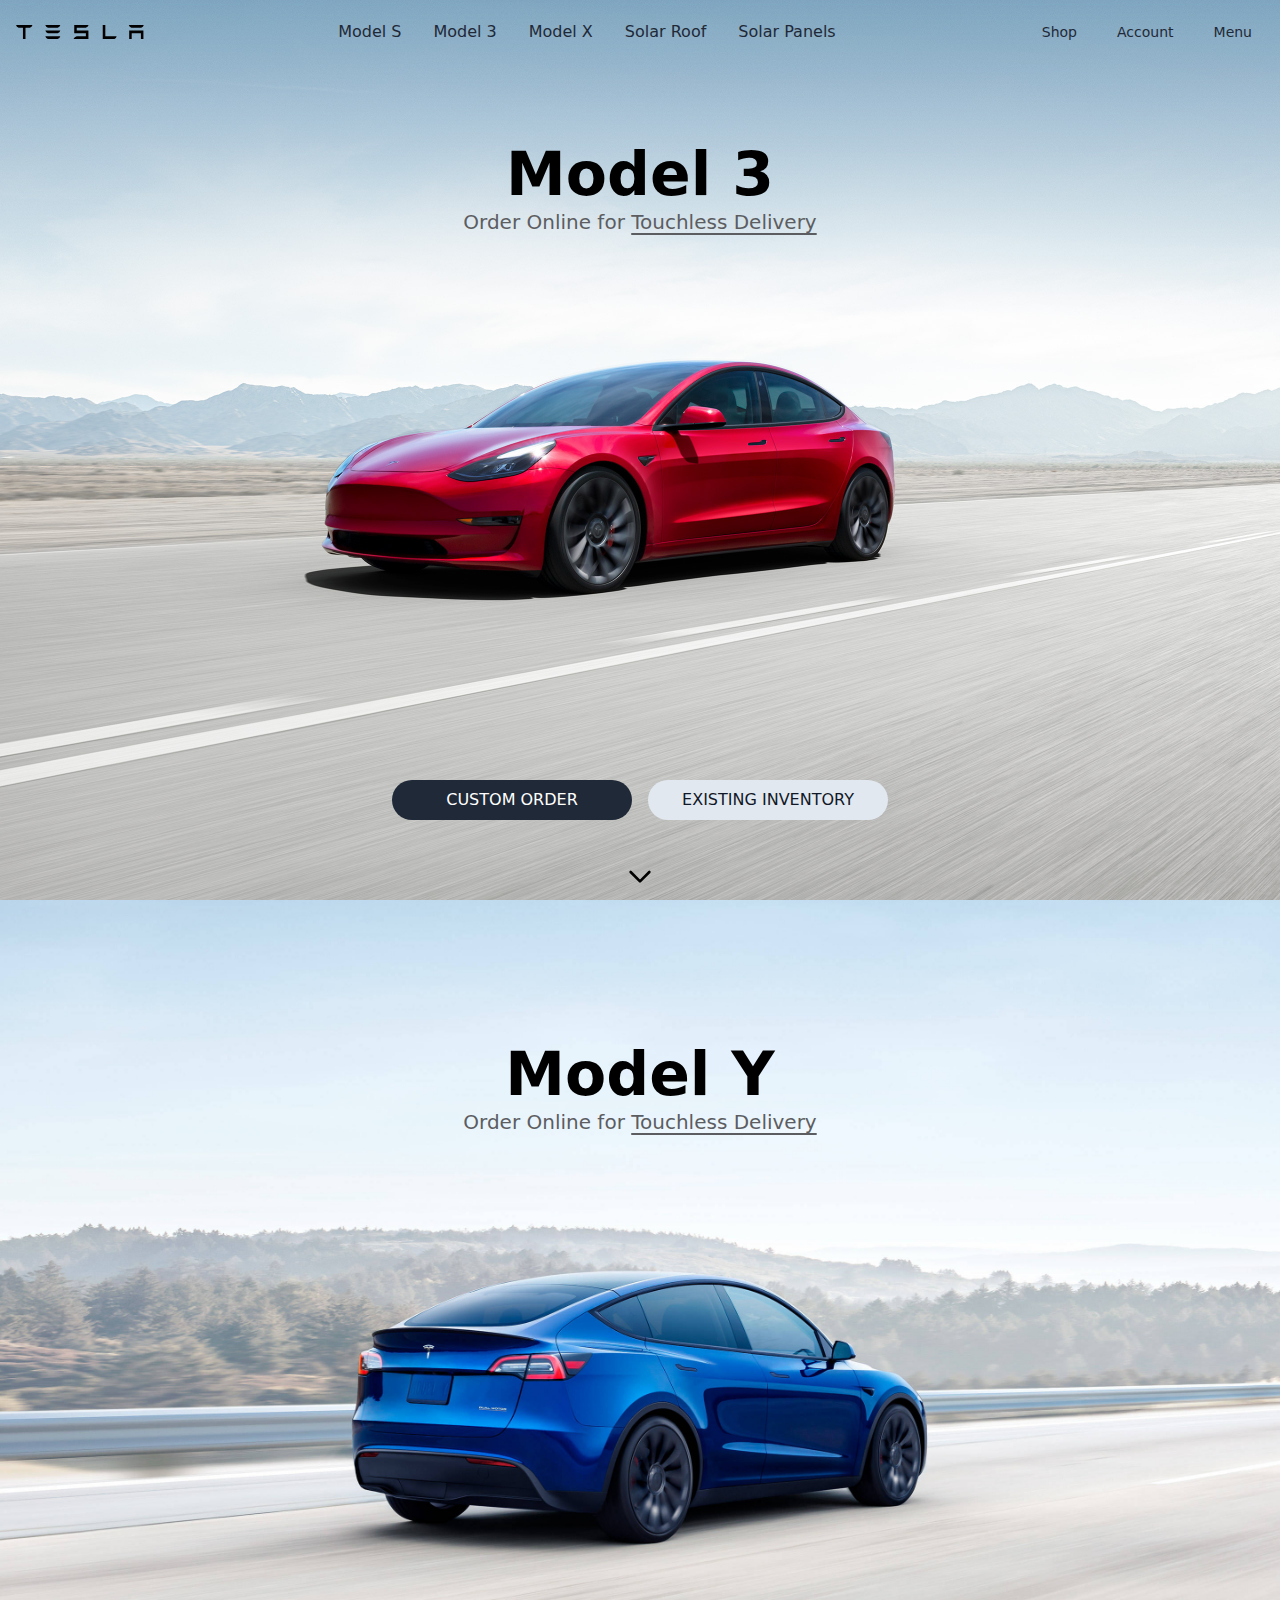
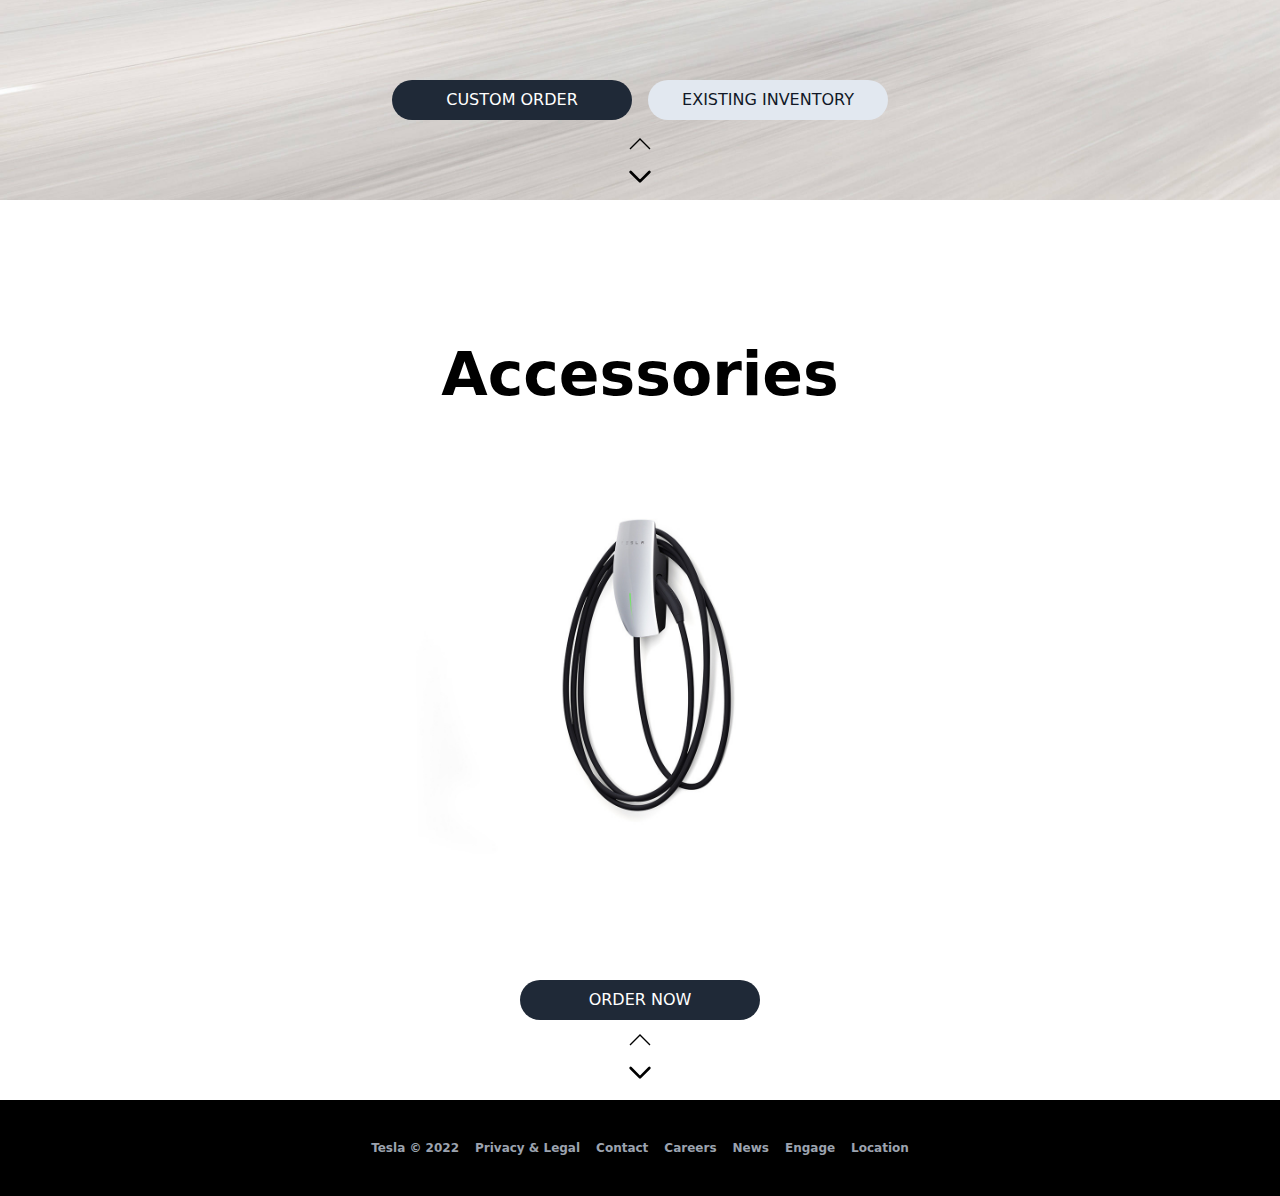
<file: index.html>
<!DOCTYPE html>
<html lang="en">
  <head>
    <meta charset="UTF-8" />
    <meta name="viewport" content="width=device-width, initial-scale=1.0" />
    <link rel="stylesheet" href="css/style.css" />
    <title>Tesla UI Clone</title>
  </head>
  <body>
    <!-- Container M3 Page V1 -->
    <div
      id="model3"
      class="relative bg-[url('../images/M3-Homepage-D.jpeg')] h-screen bg-center bg-cover"
    >
      <!-- Header -->
      <header class="flex p-4 items-center justify-between text-gray-800">
        <a href="#">
          <img src="images/logo.svg" alt="Logo" class="w-32" />
        </a>
        <nav id="menu-products">
          <ul class="hidden md:flex md:justify-between md:space-x-2">
            <li class="px-3 py-1 hover:bg-slate-300 hover:rounded-full">
              <a href="#">Model S</a>
            </li>
            <li class="px-3 py-1 hover:bg-slate-300 hover:rounded-full">
              <a href="#">Model 3</a>
            </li>
            <li class="px-3 py-1 hover:bg-slate-300 hover:rounded-full">
              <a href="#">Model X</a>
            </li>
            <li class="px-3 py-1 hover:bg-slate-300 hover:rounded-full">
              <a href="#">Solar Roof</a>
            </li>
            <li class="px-3 py-1 hover:bg-slate-300 hover:rounded-full">
              <a href="#">Solar Panels</a>
            </li>
          </ul>
        </nav>
        <nav id="service-menu">
          <ul class="flex space-x-4 text-sm">
            <li class="hover:rounded-full hover:bg-slate-300 py-1 px-3">
              <a href="#">Shop</a>
            </li>
            <li class="hover:rounded-full hover:bg-slate-300 py-1 px-3">
              <a href="#">Account</a>
            </li>
            <li class="hover:rounded-full hover:bg-slate-300 py-1 px-3">
              <a href="#">Menu</a>
            </li>
          </ul>
        </nav>
      </header>

      <div class="flex flex-col absolute top-36 left-[50%] translate-x-[-50%]">
        <h1 class="text-[40px] m-auto text-4xl md:text-6xl font-bold">
          Model 3
        </h1>
        <p class="whitespace-nowrap pt-1 md:text-xl text-[#5c5d61]">
          Order Online for

          <a href="#" class="underline underline-offset-4 hover:decoration-2"
            >Touchless Delivery
          </a>
        </p>
      </div>

      <div
        class="md:space-x-4 absolute bottom-[80px] left-[50%] translate-x-[-50%] flex flex-col items-center md:flex-row"
      >
        <button
          class="uppercase bg-gray-800 w-96 text-white rounded-full h-10 md:w-60"
        >
          Custom order
        </button>
        <button
          class="mt-2 uppercase bg-slate-200 w-96 text-gray-900 rounded-full h-10 md:w-60 md:mt-0"
        >
          Existing Inventory
        </button>
      </div>

      <div class="absolute left-[50%] translate-x-[-50%] bottom-2">
        <a href="#modelY" title="Model Y">
          <svg
            xmlns="http://www.w3.org/2000/svg"
            class="h-8 w-8 animate-bounce"
            fill="none"
            viewBox="0 0 24 24"
            stroke="currentColor"
            stroke-width="2"
          >
            <path
              stroke-linecap="round"
              stroke-linejoin="round"
              d="M19 9l-7 7-7-7"
            />
          </svg>
        </a>
      </div>
    </div>

    <!-- Container M3 Page V2 -->
    <div
      id="modelY"
      class="relative bg-[url('../images/Desktop-ModelY.jpeg')] h-screen bg-center bg-cover"
    >
      <div class="flex flex-col absolute top-36 left-[50%] translate-x-[-50%]">
        <h1 class="text-[40px] m-auto text-4xl md:text-6xl font-bold">
          Model Y
        </h1>
        <p class="whitespace-nowrap pt-1 md:text-xl text-[#5c5d61]">
          Order Online for

          <a href="#" class="underline underline-offset-4 hover:decoration-2"
            >Touchless Delivery
          </a>
        </p>
      </div>

      <div
        class="md:space-x-4 absolute bottom-[80px] left-[50%] translate-x-[-50%] flex flex-col items-center md:flex-row"
      >
        <button
          class="uppercase bg-gray-800 w-96 text-white rounded-full h-10 md:w-60"
        >
          Custom order
        </button>
        <button
          class="mt-2 uppercase bg-slate-200 w-96 text-gray-900 rounded-full h-10 md:w-60 md:mt-0"
        >
          Existing Inventory
        </button>
      </div>

      <div class="absolute left-[50%] translate-x-[-50%] bottom-2">
        <a href="#model3" title="Model 3">
          <svg
            xmlns="http://www.w3.org/2000/svg"
            class="h-8 w-8"
            fill="none"
            viewBox="0 0 24 24"
            strokeWidth="{1.5}"
            stroke="currentColor"
          >
            <path
              strokeLinecap="round"
              strokeLinejoin="round"
              d="M4.5 15.75l7.5-7.5 7.5 7.5"
            />
          </svg>
        </a>
        <a href="#acs" title="Accessories">
          <svg
            xmlns="http://www.w3.org/2000/svg"
            class="h-8 w-8"
            fill="none"
            viewBox="0 0 24 24"
            stroke="currentColor"
            stroke-width="2"
          >
            <path
              stroke-linecap="round"
              stroke-linejoin="round"
              d="M19 9l-7 7-7-7"
            />
          </svg>
        </a>
      </div>
    </div>

    <!-- Container M3 Page V3 -->
    <div
      id="acs"
      class="relative bg-[url('../images/Desktop-Accessories.jpeg')] h-screen bg-center bg-cover"
    >
      <div class="flex flex-col absolute top-36 left-[50%] translate-x-[-50%]">
        <h1 class="text-[40px] m-auto text-4xl md:text-6xl font-bold">
          Accessories
        </h1>
      </div>

      <div
        class="md:space-x-4 absolute bottom-[80px] left-[50%] translate-x-[-50%] flex flex-col items-center md:flex-row"
      >
        <button
          class="uppercase bg-gray-800 w-96 text-white rounded-full h-10 md:w-60"
        >
          ORDER NOW
        </button>
      </div>
      <div class="absolute left-[50%] translate-x-[-50%] bottom-3" text-center>
        <a href="#modelY" title="Model Y">
          <svg
            xmlns="http://www.w3.org/2000/svg"
            class="h-8 w-8"
            fill="none"
            viewBox="0 0 24 24"
            strokeWidth="{1.5}"
            stroke="currentColor"
          >
            <path
              strokeLinecap="round"
              strokeLinejoin="round"
              d="M4.5 15.75l7.5-7.5 7.5 7.5"
            />
          </svg>
        </a>
        <a href="#footer" title="Model Y">
          <svg
            xmlns="http://www.w3.org/2000/svg"
            class="h-8 w-8"
            fill="none"
            viewBox="0 0 24 24"
            stroke="currentColor"
            stroke-width="2"
          >
            <path
              stroke-linecap="round"
              stroke-linejoin="round"
              d="M19 9l-7 7-7-7"
            />
          </svg>
        </a>
      </div>
    </div>

    <!-- Footer -->
    <footer id="footer" class="p-10 bg-black">
      <ul
        class="flex flex-col space-y-2 justify-center items-center md:flex-row md:space-y-0 md:space-x-4 text-xs text-gray-400 font-semibold"
      >
        <li><a href="#">Tesla &copy 2022</a></li>
        <li><a href="#">Privacy & Legal</a></li>
        <li><a href="#">Contact</a></li>
        <li><a href="#">Careers</a></li>
        <li><a href="#">News</a></li>
        <li class="hidden md:inline"><a href="#">Engage</a></li>
        <li class="hidden md:inline"><a href="#">Location</a></li>
      </ul>
    </footer>
  </body>
</html>
</file>
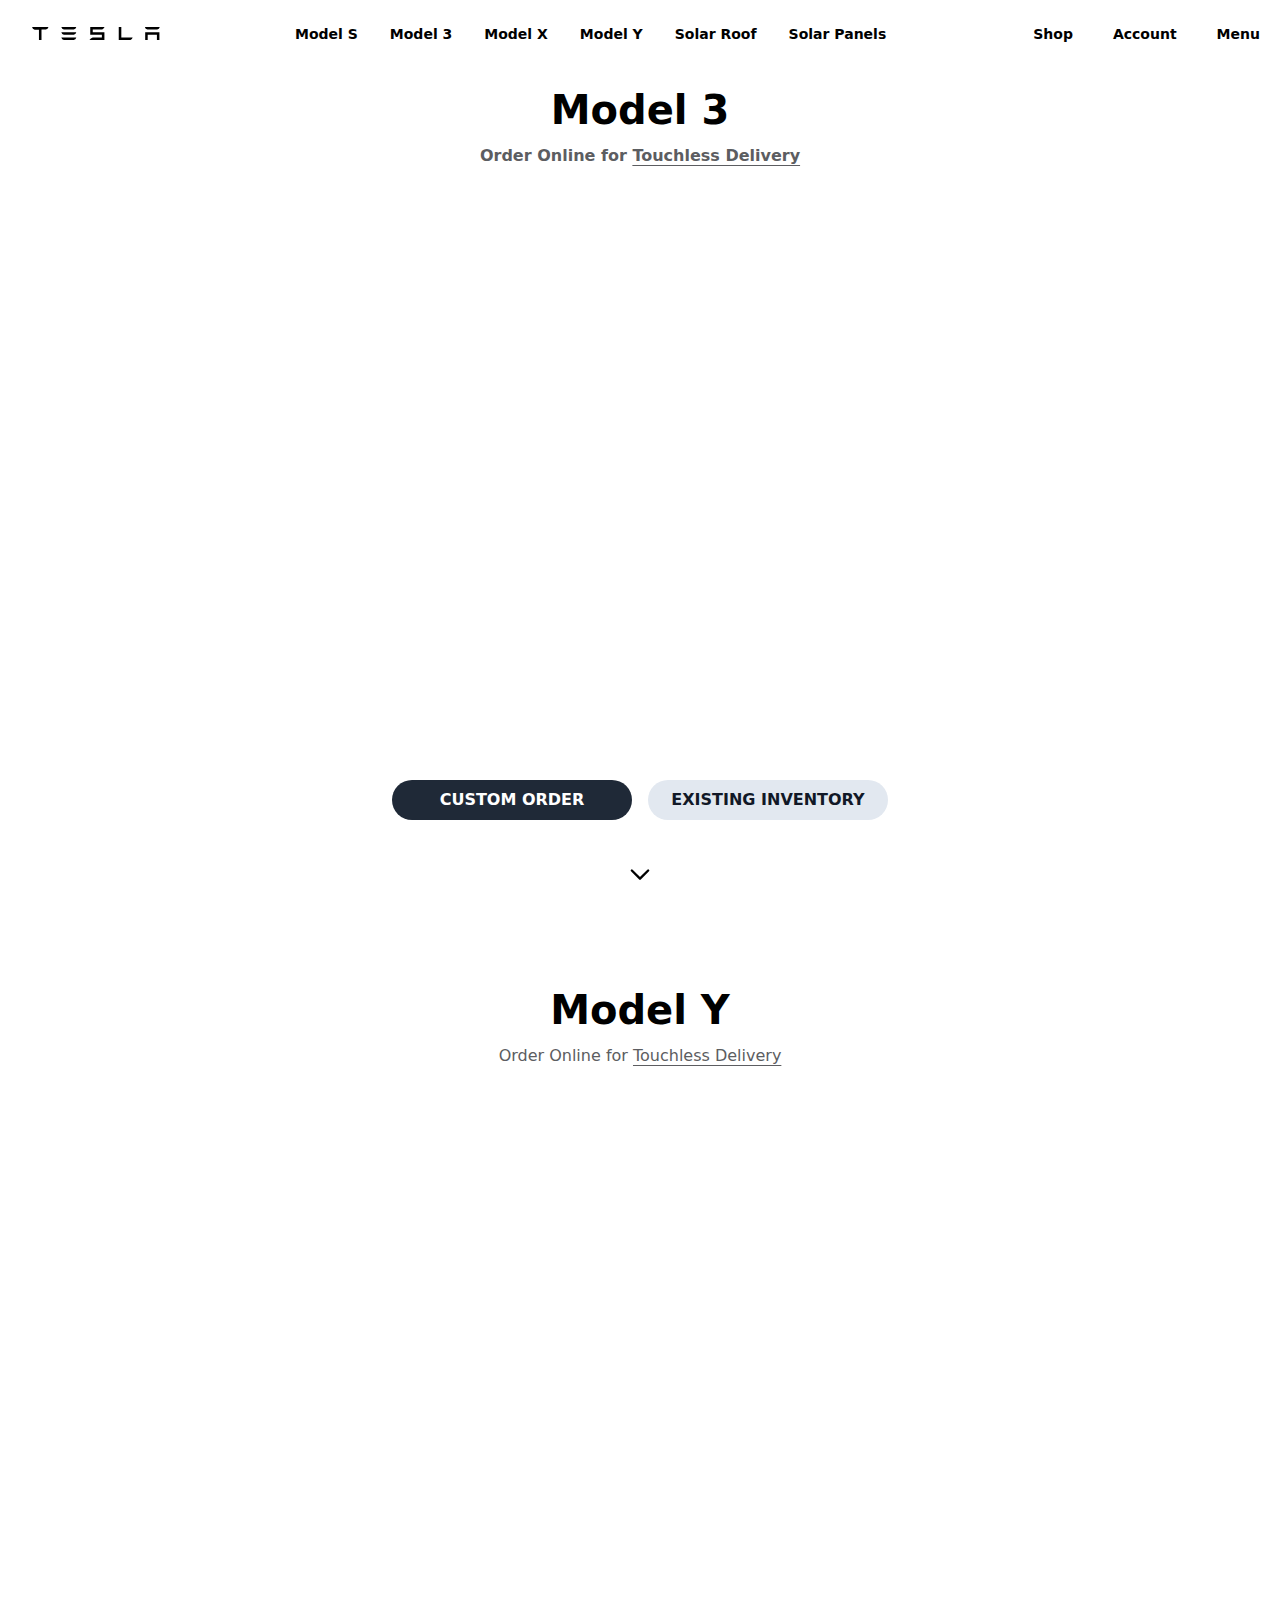
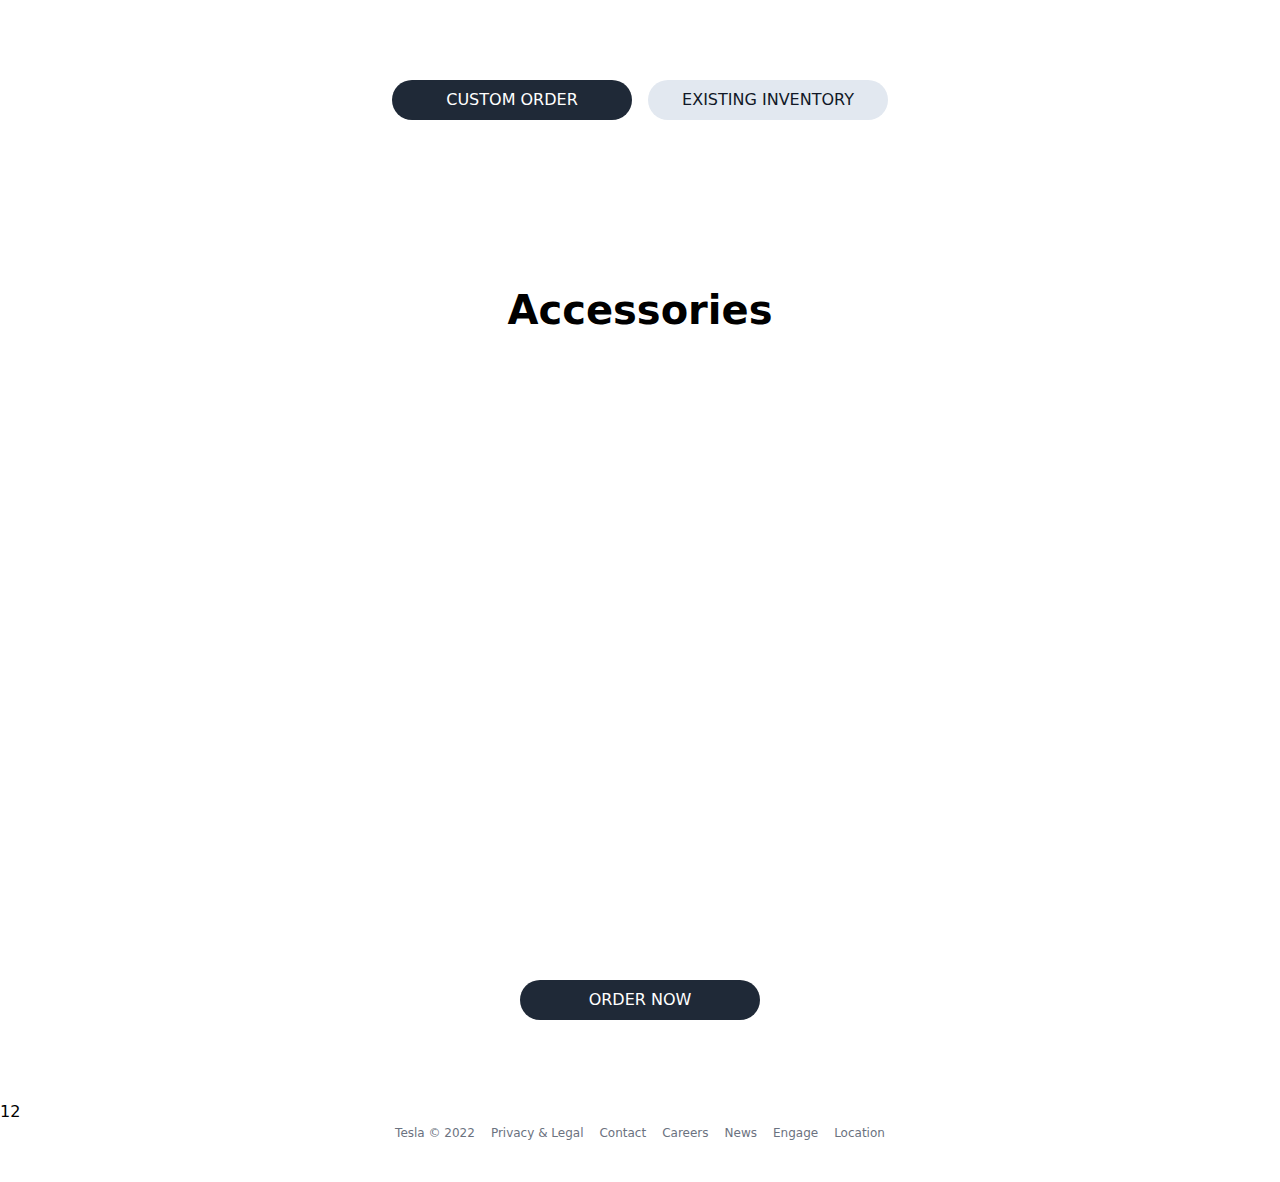
<file: x_index.html>
<!DOCTYPE html>
<html lang="en">
  <head>
    <meta charset="UTF-8" />
    <meta http-equiv="X-UA-Compatible" content="IE=edge" />
    <meta name="viewport" content="width=device-width, initial-scale=1.0" />
    <title>Tesla UI Clone</title>
    <link rel="stylesheet" href="css/style.css" />
  </head>
  <body>
    <!-- Header & Model 3 -->

    <div
      class="relative bg-[url('https://tesla-cdn.thron.com/delivery/public/image/tesla/e90a341e-f9ca-4aa1-8eab-94afea118786/bvlatuR/std/2880x1800/M3-Homepage-D')] h-screen bg-center bg-cover"
    >
      <div class="pt-5 flex justify-between font-bold items-center">
        <div class="ml-8">
          <svg
            class="w-32 cursor-pointer"
            viewBox="0 0 342 35"
            xmlns="http://www.w3.org/2000/svg"
          >
            <path
              d="M0 .1a9.7 9.7 0 007 7h11l.5.1v27.6h6.8V7.3L26 7h11a9.8 9.8 0 007-7H0zm238.6 0h-6.8v34.8H263a9.7 9.7 0 006-6.8h-30.3V0zm-52.3 6.8c3.6-1 6.6-3.8 7.4-6.9l-38.1.1v20.6h31.1v7.2h-24.4a13.6 13.6 0 00-8.7 7h39.9v-21h-31.2v-7h24zm116.2 28h6.7v-14h24.6v14h6.7v-21h-38zM85.3 7h26a9.6 9.6 0 007.1-7H78.3a9.6 9.6 0 007 7zm0 13.8h26a9.6 9.6 0 007.1-7H78.3a9.6 9.6 0 007 7zm0 14.1h26a9.6 9.6 0 007.1-7H78.3a9.6 9.6 0 007 7zM308.5 7h26a9.6 9.6 0 007-7h-40a9.6 9.6 0 007 7z"
              fill="currentColor"
            ></path>
          </svg>
        </div>
        <div class="hidden lg:inline">
          <ul class="flex space-x-2 text-sm">
            <li
              class="py-1 px-3 hover:bg-slate-300 hover:rounded-full cursor-pointer"
            >
              Model S
            </li>
            <li
              class="py-1 px-3 hover:bg-slate-300 hover:rounded-full cursor-pointer"
            >
              Model 3
            </li>
            <li
              class="py-1 px-3 hover:bg-slate-300 hover:rounded-full cursor-pointer"
            >
              Model X
            </li>
            <li
              class="py-1 px-3 hover:bg-slate-300 hover:rounded-full cursor-pointer"
            >
              Model Y
            </li>
            <li
              class="py-1 px-3 hover:bg-slate-300 hover:rounded-full cursor-pointer"
            >
              Solar Roof
            </li>
            <li
              class="py-1 px-3 hover:bg-slate-300 hover:rounded-full cursor-pointer"
            >
              Solar Panels
            </li>
          </ul>
        </div>
        <div class="">
          <ul class="flex space-x-4 mr-2 text-sm">
            <li
              class="cursor-pointer hover:rounded-full hover:bg-slate-300 py-1 px-3"
            >
              Shop
            </li>
            <li
              class="cursor-pointer hover:rounded-full hover:bg-slate-300 py-1 px-3"
            >
              Account
            </li>
            <li
              class="cursor-pointer hover:rounded-full hover:bg-slate-300 py-1 px-3"
            >
              Menu
            </li>
          </ul>
        </div>
        <div
          class="flex flex-col absolute top-20 left-[50%] translate-x-[-50%]"
        >
          <h1 class="text-[40px] m-auto font-bold">Model 3</h1>
          <p class="whitespace-nowrap pt-1 text-[16px] text-[#5c5d61]">
            Order Online for

            <span
              class="underline underline-offset-4 hover:decoration-2 cursor-pointer"
              >Touchless Delivery</span
            >
          </p>
        </div>

        <div
          class="md:space-x-4 absolute bottom-[80px] left-[50%] translate-x-[-50%] flex flex-col md:flex-row"
        >
          <button
            class="uppercase bg-gray-800 w-96 text-white rounded-full h-10 md:w-60"
          >
            Custom order
          </button>
          <button
            class="mt-2 uppercase bg-slate-200 w-96 text-gray-900 rounded-full h-10 md:mt-0 md:w-60"
          >
            Existing Inventory
          </button>
        </div>

        <div class="absolute left-[50%] translate-x-[-50%] bottom-3">
          <svg
            xmlns="http://www.w3.org/2000/svg"
            class="h-7 w-7 animate-bounce"
            fill="none"
            viewBox="0 0 24 24"
            stroke="currentColor"
            stroke-width="2"
          >
            <path
              stroke-linecap="round"
              stroke-linejoin="round"
              d="M19 9l-7 7-7-7"
            />
          </svg>
        </div>
      </div>
    </div>

     <!-- Model Y -->

     <div
     class="relative bg-[url('https://tesla-cdn.thron.com/delivery/public/image/tesla/8e2df1b9-a4bf-4eb9-beec-2cf5cc77fca0/bvlatuR/std/2880x2400/Desktop-ModelY?quality=70')] h-screen bg-center bg-cover"
   >
     
       <div
         class="flex flex-col absolute top-20 left-[50%] translate-x-[-50%]"
       >
         <h1 class="text-[40px] m-auto font-bold">Model Y</h1>
         <p class="whitespace-nowrap pt-1 text-[16px] text-[#5c5d61]">
           Order Online for

           <span
             class="underline underline-offset-4 hover:decoration-2 cursor-pointer"
             >Touchless Delivery</span
           >
         </p>
       </div>

       <div
         class="md:space-x-4 absolute bottom-[80px] left-[50%] translate-x-[-50%] flex flex-col md:flex-row"
       >
         <button
           class="uppercase bg-gray-800 w-96 text-white rounded-full h-10 md:w-60"
         >
           Custom order
         </button>
         <button
           class="mt-2 uppercase bg-slate-200 w-96 text-gray-900 rounded-full h-10 md:mt-0 md:w-60"
         >
           Existing Inventory
         </button>
       </div>
     </div>

     <!-- Accessories -->

     <div
     class="relative bg-[url('https://tesla-cdn.thron.com/delivery/public/image/tesla/dd739764-bcaa-4263-9488-8c73bc9fb046/bvlatuR/std/2880x2400/Desktop-Accessories')] h-screen bg-center bg-cover"
   >
     
       <div
         class="flex flex-col absolute top-20 left-[50%] translate-x-[-50%]"
       >
         <h1 class="text-[40px] m-auto font-bold">Accessories</h1>
        
       </div>

       <div
         class="md:space-x-4 absolute bottom-[80px] left-[50%] translate-x-[-50%] flex flex-col md:flex-row"
       >
         <button
           class="uppercase bg-gray-800 w-96 text-white rounded-full h-10 md:w-60"
         >
           Order now
         </button>

       </div>
     </div>
   </div>
   12
   <footer class="flex pb-10 justify-center items-center">
       <ul class="flex flex-col justify-center items-center md:flex-row md:space-x-4  text-[12px] text-gray-500">
           <li class="link">Tesla &copy 2022</li>
           <li class="link">Privacy & Legal</li>
           <li class="link">Contact</li>
           <li class="link">Careers</li>
           <li class="link">News</li>
           <li class="link hidden md:inline">Engage</li>
           <li class="link hidden md:inline">Location</li>
       </ul>
   </footer>
  </body>
</html>
</file>
<file: css/style.css>
/*
! tailwindcss v3.3.3 | MIT License | https://tailwindcss.com
*/

/*
1. Prevent padding and border from affecting element width. (https://github.com/mozdevs/cssremedy/issues/4)
2. Allow adding a border to an element by just adding a border-width. (https://github.com/tailwindcss/tailwindcss/pull/116)
*/

*,
::before,
::after {
  box-sizing: border-box;
  /* 1 */
  border-width: 0;
  /* 2 */
  border-style: solid;
  /* 2 */
  border-color: #e5e7eb;
  /* 2 */
}

::before,
::after {
  --tw-content: '';
}

/*
1. Use a consistent sensible line-height in all browsers.
2. Prevent adjustments of font size after orientation changes in iOS.
3. Use a more readable tab size.
4. Use the user's configured `sans` font-family by default.
5. Use the user's configured `sans` font-feature-settings by default.
6. Use the user's configured `sans` font-variation-settings by default.
*/

html {
  line-height: 1.5;
  /* 1 */
  -webkit-text-size-adjust: 100%;
  /* 2 */
  -moz-tab-size: 4;
  /* 3 */
  -o-tab-size: 4;
     tab-size: 4;
  /* 3 */
  font-family: ui-sans-serif, system-ui, -apple-system, BlinkMacSystemFont, "Segoe UI", Roboto, "Helvetica Neue", Arial, "Noto Sans", sans-serif, "Apple Color Emoji", "Segoe UI Emoji", "Segoe UI Symbol", "Noto Color Emoji";
  /* 4 */
  font-feature-settings: normal;
  /* 5 */
  font-variation-settings: normal;
  /* 6 */
}

/*
1. Remove the margin in all browsers.
2. Inherit line-height from `html` so users can set them as a class directly on the `html` element.
*/

body {
  margin: 0;
  /* 1 */
  line-height: inherit;
  /* 2 */
}

/*
1. Add the correct height in Firefox.
2. Correct the inheritance of border color in Firefox. (https://bugzilla.mozilla.org/show_bug.cgi?id=190655)
3. Ensure horizontal rules are visible by default.
*/

hr {
  height: 0;
  /* 1 */
  color: inherit;
  /* 2 */
  border-top-width: 1px;
  /* 3 */
}

/*
Add the correct text decoration in Chrome, Edge, and Safari.
*/

abbr:where([title]) {
  -webkit-text-decoration: underline dotted;
          text-decoration: underline dotted;
}

/*
Remove the default font size and weight for headings.
*/

h1,
h2,
h3,
h4,
h5,
h6 {
  font-size: inherit;
  font-weight: inherit;
}

/*
Reset links to optimize for opt-in styling instead of opt-out.
*/

a {
  color: inherit;
  text-decoration: inherit;
}

/*
Add the correct font weight in Edge and Safari.
*/

b,
strong {
  font-weight: bolder;
}

/*
1. Use the user's configured `mono` font family by default.
2. Correct the odd `em` font sizing in all browsers.
*/

code,
kbd,
samp,
pre {
  font-family: ui-monospace, SFMono-Regular, Menlo, Monaco, Consolas, "Liberation Mono", "Courier New", monospace;
  /* 1 */
  font-size: 1em;
  /* 2 */
}

/*
Add the correct font size in all browsers.
*/

small {
  font-size: 80%;
}

/*
Prevent `sub` and `sup` elements from affecting the line height in all browsers.
*/

sub,
sup {
  font-size: 75%;
  line-height: 0;
  position: relative;
  vertical-align: baseline;
}

sub {
  bottom: -0.25em;
}

sup {
  top: -0.5em;
}

/*
1. Remove text indentation from table contents in Chrome and Safari. (https://bugs.chromium.org/p/chromium/issues/detail?id=999088, https://bugs.webkit.org/show_bug.cgi?id=201297)
2. Correct table border color inheritance in all Chrome and Safari. (https://bugs.chromium.org/p/chromium/issues/detail?id=935729, https://bugs.webkit.org/show_bug.cgi?id=195016)
3. Remove gaps between table borders by default.
*/

table {
  text-indent: 0;
  /* 1 */
  border-color: inherit;
  /* 2 */
  border-collapse: collapse;
  /* 3 */
}

/*
1. Change the font styles in all browsers.
2. Remove the margin in Firefox and Safari.
3. Remove default padding in all browsers.
*/

button,
input,
optgroup,
select,
textarea {
  font-family: inherit;
  /* 1 */
  font-feature-settings: inherit;
  /* 1 */
  font-variation-settings: inherit;
  /* 1 */
  font-size: 100%;
  /* 1 */
  font-weight: inherit;
  /* 1 */
  line-height: inherit;
  /* 1 */
  color: inherit;
  /* 1 */
  margin: 0;
  /* 2 */
  padding: 0;
  /* 3 */
}

/*
Remove the inheritance of text transform in Edge and Firefox.
*/

button,
select {
  text-transform: none;
}

/*
1. Correct the inability to style clickable types in iOS and Safari.
2. Remove default button styles.
*/

button,
[type='button'],
[type='reset'],
[type='submit'] {
  -webkit-appearance: button;
  /* 1 */
  background-color: transparent;
  /* 2 */
  background-image: none;
  /* 2 */
}

/*
Use the modern Firefox focus style for all focusable elements.
*/

:-moz-focusring {
  outline: auto;
}

/*
Remove the additional `:invalid` styles in Firefox. (https://github.com/mozilla/gecko-dev/blob/2f9eacd9d3d995c937b4251a5557d95d494c9be1/layout/style/res/forms.css#L728-L737)
*/

:-moz-ui-invalid {
  box-shadow: none;
}

/*
Add the correct vertical alignment in Chrome and Firefox.
*/

progress {
  vertical-align: baseline;
}

/*
Correct the cursor style of increment and decrement buttons in Safari.
*/

::-webkit-inner-spin-button,
::-webkit-outer-spin-button {
  height: auto;
}

/*
1. Correct the odd appearance in Chrome and Safari.
2. Correct the outline style in Safari.
*/

[type='search'] {
  -webkit-appearance: textfield;
  /* 1 */
  outline-offset: -2px;
  /* 2 */
}

/*
Remove the inner padding in Chrome and Safari on macOS.
*/

::-webkit-search-decoration {
  -webkit-appearance: none;
}

/*
1. Correct the inability to style clickable types in iOS and Safari.
2. Change font properties to `inherit` in Safari.
*/

::-webkit-file-upload-button {
  -webkit-appearance: button;
  /* 1 */
  font: inherit;
  /* 2 */
}

/*
Add the correct display in Chrome and Safari.
*/

summary {
  display: list-item;
}

/*
Removes the default spacing and border for appropriate elements.
*/

blockquote,
dl,
dd,
h1,
h2,
h3,
h4,
h5,
h6,
hr,
figure,
p,
pre {
  margin: 0;
}

fieldset {
  margin: 0;
  padding: 0;
}

legend {
  padding: 0;
}

ol,
ul,
menu {
  list-style: none;
  margin: 0;
  padding: 0;
}

/*
Reset default styling for dialogs.
*/

dialog {
  padding: 0;
}

/*
Prevent resizing textareas horizontally by default.
*/

textarea {
  resize: vertical;
}

/*
1. Reset the default placeholder opacity in Firefox. (https://github.com/tailwindlabs/tailwindcss/issues/3300)
2. Set the default placeholder color to the user's configured gray 400 color.
*/

input::-moz-placeholder, textarea::-moz-placeholder {
  opacity: 1;
  /* 1 */
  color: #9ca3af;
  /* 2 */
}

input::placeholder,
textarea::placeholder {
  opacity: 1;
  /* 1 */
  color: #9ca3af;
  /* 2 */
}

/*
Set the default cursor for buttons.
*/

button,
[role="button"] {
  cursor: pointer;
}

/*
Make sure disabled buttons don't get the pointer cursor.
*/

:disabled {
  cursor: default;
}

/*
1. Make replaced elements `display: block` by default. (https://github.com/mozdevs/cssremedy/issues/14)
2. Add `vertical-align: middle` to align replaced elements more sensibly by default. (https://github.com/jensimmons/cssremedy/issues/14#issuecomment-634934210)
   This can trigger a poorly considered lint error in some tools but is included by design.
*/

img,
svg,
video,
canvas,
audio,
iframe,
embed,
object {
  display: block;
  /* 1 */
  vertical-align: middle;
  /* 2 */
}

/*
Constrain images and videos to the parent width and preserve their intrinsic aspect ratio. (https://github.com/mozdevs/cssremedy/issues/14)
*/

img,
video {
  max-width: 100%;
  height: auto;
}

/* Make elements with the HTML hidden attribute stay hidden by default */

[hidden] {
  display: none;
}

*, ::before, ::after {
  --tw-border-spacing-x: 0;
  --tw-border-spacing-y: 0;
  --tw-translate-x: 0;
  --tw-translate-y: 0;
  --tw-rotate: 0;
  --tw-skew-x: 0;
  --tw-skew-y: 0;
  --tw-scale-x: 1;
  --tw-scale-y: 1;
  --tw-pan-x:  ;
  --tw-pan-y:  ;
  --tw-pinch-zoom:  ;
  --tw-scroll-snap-strictness: proximity;
  --tw-gradient-from-position:  ;
  --tw-gradient-via-position:  ;
  --tw-gradient-to-position:  ;
  --tw-ordinal:  ;
  --tw-slashed-zero:  ;
  --tw-numeric-figure:  ;
  --tw-numeric-spacing:  ;
  --tw-numeric-fraction:  ;
  --tw-ring-inset:  ;
  --tw-ring-offset-width: 0px;
  --tw-ring-offset-color: #fff;
  --tw-ring-color: rgb(59 130 246 / 0.5);
  --tw-ring-offset-shadow: 0 0 #0000;
  --tw-ring-shadow: 0 0 #0000;
  --tw-shadow: 0 0 #0000;
  --tw-shadow-colored: 0 0 #0000;
  --tw-blur:  ;
  --tw-brightness:  ;
  --tw-contrast:  ;
  --tw-grayscale:  ;
  --tw-hue-rotate:  ;
  --tw-invert:  ;
  --tw-saturate:  ;
  --tw-sepia:  ;
  --tw-drop-shadow:  ;
  --tw-backdrop-blur:  ;
  --tw-backdrop-brightness:  ;
  --tw-backdrop-contrast:  ;
  --tw-backdrop-grayscale:  ;
  --tw-backdrop-hue-rotate:  ;
  --tw-backdrop-invert:  ;
  --tw-backdrop-opacity:  ;
  --tw-backdrop-saturate:  ;
  --tw-backdrop-sepia:  ;
}

::backdrop {
  --tw-border-spacing-x: 0;
  --tw-border-spacing-y: 0;
  --tw-translate-x: 0;
  --tw-translate-y: 0;
  --tw-rotate: 0;
  --tw-skew-x: 0;
  --tw-skew-y: 0;
  --tw-scale-x: 1;
  --tw-scale-y: 1;
  --tw-pan-x:  ;
  --tw-pan-y:  ;
  --tw-pinch-zoom:  ;
  --tw-scroll-snap-strictness: proximity;
  --tw-gradient-from-position:  ;
  --tw-gradient-via-position:  ;
  --tw-gradient-to-position:  ;
  --tw-ordinal:  ;
  --tw-slashed-zero:  ;
  --tw-numeric-figure:  ;
  --tw-numeric-spacing:  ;
  --tw-numeric-fraction:  ;
  --tw-ring-inset:  ;
  --tw-ring-offset-width: 0px;
  --tw-ring-offset-color: #fff;
  --tw-ring-color: rgb(59 130 246 / 0.5);
  --tw-ring-offset-shadow: 0 0 #0000;
  --tw-ring-shadow: 0 0 #0000;
  --tw-shadow: 0 0 #0000;
  --tw-shadow-colored: 0 0 #0000;
  --tw-blur:  ;
  --tw-brightness:  ;
  --tw-contrast:  ;
  --tw-grayscale:  ;
  --tw-hue-rotate:  ;
  --tw-invert:  ;
  --tw-saturate:  ;
  --tw-sepia:  ;
  --tw-drop-shadow:  ;
  --tw-backdrop-blur:  ;
  --tw-backdrop-brightness:  ;
  --tw-backdrop-contrast:  ;
  --tw-backdrop-grayscale:  ;
  --tw-backdrop-hue-rotate:  ;
  --tw-backdrop-invert:  ;
  --tw-backdrop-opacity:  ;
  --tw-backdrop-saturate:  ;
  --tw-backdrop-sepia:  ;
}

.fixed {
  position: fixed;
}

.absolute {
  position: absolute;
}

.relative {
  position: relative;
}

.sticky {
  position: sticky;
}

.bottom-2 {
  bottom: 0.5rem;
}

.bottom-3 {
  bottom: 0.75rem;
}

.bottom-\[80px\] {
  bottom: 80px;
}

.left-\[50\%\] {
  left: 50%;
}

.top-20 {
  top: 5rem;
}

.top-36 {
  top: 9rem;
}

.bottom-10 {
  bottom: 2.5rem;
}

.left-0 {
  left: 0px;
}

.top-0 {
  top: 0px;
}

.m-auto {
  margin: auto;
}

.ml-8 {
  margin-left: 2rem;
}

.mr-2 {
  margin-right: 0.5rem;
}

.mt-2 {
  margin-top: 0.5rem;
}

.mb-10 {
  margin-bottom: 2.5rem;
}

.flex {
  display: flex;
}

.hidden {
  display: none;
}

.h-10 {
  height: 2.5rem;
}

.h-6 {
  height: 1.5rem;
}

.h-7 {
  height: 1.75rem;
}

.h-8 {
  height: 2rem;
}

.h-screen {
  height: 100vh;
}

.w-32 {
  width: 8rem;
}

.w-6 {
  width: 1.5rem;
}

.w-7 {
  width: 1.75rem;
}

.w-8 {
  width: 2rem;
}

.w-96 {
  width: 24rem;
}

.translate-x-\[-50\%\] {
  --tw-translate-x: -50%;
  transform: translate(var(--tw-translate-x), var(--tw-translate-y)) rotate(var(--tw-rotate)) skewX(var(--tw-skew-x)) skewY(var(--tw-skew-y)) scaleX(var(--tw-scale-x)) scaleY(var(--tw-scale-y));
}

@keyframes bounce {
  0%, 100% {
    transform: translateY(-25%);
    animation-timing-function: cubic-bezier(0.8,0,1,1);
  }

  50% {
    transform: none;
    animation-timing-function: cubic-bezier(0,0,0.2,1);
  }
}

.animate-bounce {
  animation: bounce 1s infinite;
}

.cursor-pointer {
  cursor: pointer;
}

.flex-col {
  flex-direction: column;
}

.items-center {
  align-items: center;
}

.justify-center {
  justify-content: center;
}

.justify-between {
  justify-content: space-between;
}

.space-x-2 > :not([hidden]) ~ :not([hidden]) {
  --tw-space-x-reverse: 0;
  margin-right: calc(0.5rem * var(--tw-space-x-reverse));
  margin-left: calc(0.5rem * calc(1 - var(--tw-space-x-reverse)));
}

.space-x-4 > :not([hidden]) ~ :not([hidden]) {
  --tw-space-x-reverse: 0;
  margin-right: calc(1rem * var(--tw-space-x-reverse));
  margin-left: calc(1rem * calc(1 - var(--tw-space-x-reverse)));
}

.space-y-4 > :not([hidden]) ~ :not([hidden]) {
  --tw-space-y-reverse: 0;
  margin-top: calc(1rem * calc(1 - var(--tw-space-y-reverse)));
  margin-bottom: calc(1rem * var(--tw-space-y-reverse));
}

.space-y-2 > :not([hidden]) ~ :not([hidden]) {
  --tw-space-y-reverse: 0;
  margin-top: calc(0.5rem * calc(1 - var(--tw-space-y-reverse)));
  margin-bottom: calc(0.5rem * var(--tw-space-y-reverse));
}

.whitespace-nowrap {
  white-space: nowrap;
}

.rounded-full {
  border-radius: 9999px;
}

.border-b {
  border-bottom-width: 1px;
}

.border-b-8 {
  border-bottom-width: 8px;
}

.border-t {
  border-top-width: 1px;
}

.border-black {
  --tw-border-opacity: 1;
  border-color: rgb(0 0 0 / var(--tw-border-opacity));
}

.bg-gray-800 {
  --tw-bg-opacity: 1;
  background-color: rgb(31 41 55 / var(--tw-bg-opacity));
}

.bg-slate-200 {
  --tw-bg-opacity: 1;
  background-color: rgb(226 232 240 / var(--tw-bg-opacity));
}

.bg-black {
  --tw-bg-opacity: 1;
  background-color: rgb(0 0 0 / var(--tw-bg-opacity));
}

.bg-\[url\(\'\.\.\/images\/Desktop-Accessories\.jpeg\'\)\] {
  background-image: url('../images/Desktop-Accessories.jpeg');
}

.bg-\[url\(\'\.\.\/images\/Desktop-ModelY\.jpeg\'\)\] {
  background-image: url('../images/Desktop-ModelY.jpeg');
}

.bg-\[url\(\'\.\.\/images\/M3-Homepage-D\.jpeg\'\)\] {
  background-image: url('../images/M3-Homepage-D.jpeg');
}

.bg-\[url\(\'https\:\/\/tesla-cdn\.thron\.com\/delivery\/public\/image\/tesla\/8e2df1b9-a4bf-4eb9-beec-2cf5cc77fca0\/bvlatuR\/std\/2880x2400\/Desktop-ModelY\?quality\=70\'\)\] {
  background-image: url('https://tesla-cdn.thron.com/delivery/public/image/tesla/8e2df1b9-a4bf-4eb9-beec-2cf5cc77fca0/bvlatuR/std/2880x2400/Desktop-ModelY?quality=70');
}

.bg-\[url\(\'https\:\/\/tesla-cdn\.thron\.com\/delivery\/public\/image\/tesla\/dd739764-bcaa-4263-9488-8c73bc9fb046\/bvlatuR\/std\/2880x2400\/Desktop-Accessories\'\)\] {
  background-image: url('https://tesla-cdn.thron.com/delivery/public/image/tesla/dd739764-bcaa-4263-9488-8c73bc9fb046/bvlatuR/std/2880x2400/Desktop-Accessories');
}

.bg-\[url\(\'https\:\/\/tesla-cdn\.thron\.com\/delivery\/public\/image\/tesla\/e90a341e-f9ca-4aa1-8eab-94afea118786\/bvlatuR\/std\/2880x1800\/M3-Homepage-D\'\)\] {
  background-image: url('https://tesla-cdn.thron.com/delivery/public/image/tesla/e90a341e-f9ca-4aa1-8eab-94afea118786/bvlatuR/std/2880x1800/M3-Homepage-D');
}

.bg-cover {
  background-size: cover;
}

.bg-center {
  background-position: center;
}

.p-4 {
  padding: 1rem;
}

.p-10 {
  padding: 2.5rem;
}

.px-3 {
  padding-left: 0.75rem;
  padding-right: 0.75rem;
}

.py-1 {
  padding-top: 0.25rem;
  padding-bottom: 0.25rem;
}

.pb-10 {
  padding-bottom: 2.5rem;
}

.pt-1 {
  padding-top: 0.25rem;
}

.pt-5 {
  padding-top: 1.25rem;
}

.text-left {
  text-align: left;
}

.text-center {
  text-align: center;
}

.text-4xl {
  font-size: 2.25rem;
  line-height: 2.5rem;
}

.text-\[12px\] {
  font-size: 12px;
}

.text-\[16px\] {
  font-size: 16px;
}

.text-\[40px\] {
  font-size: 40px;
}

.text-sm {
  font-size: 0.875rem;
  line-height: 1.25rem;
}

.text-xs {
  font-size: 0.75rem;
  line-height: 1rem;
}

.font-bold {
  font-weight: 700;
}

.font-semibold {
  font-weight: 600;
}

.uppercase {
  text-transform: uppercase;
}

.text-\[\#5c5d61\] {
  --tw-text-opacity: 1;
  color: rgb(92 93 97 / var(--tw-text-opacity));
}

.text-gray-500 {
  --tw-text-opacity: 1;
  color: rgb(107 114 128 / var(--tw-text-opacity));
}

.text-gray-800 {
  --tw-text-opacity: 1;
  color: rgb(31 41 55 / var(--tw-text-opacity));
}

.text-gray-900 {
  --tw-text-opacity: 1;
  color: rgb(17 24 39 / var(--tw-text-opacity));
}

.text-white {
  --tw-text-opacity: 1;
  color: rgb(255 255 255 / var(--tw-text-opacity));
}

.text-gray-300 {
  --tw-text-opacity: 1;
  color: rgb(209 213 219 / var(--tw-text-opacity));
}

.text-gray-100 {
  --tw-text-opacity: 1;
  color: rgb(243 244 246 / var(--tw-text-opacity));
}

.text-gray-400 {
  --tw-text-opacity: 1;
  color: rgb(156 163 175 / var(--tw-text-opacity));
}

.underline {
  text-decoration-line: underline;
}

.underline-offset-4 {
  text-underline-offset: 4px;
}

/* 
@font-face {
  font-family: "Gotham Book";

  src: url("../GothamBook.ttf");
  src: url("https://www.example.com/assets/fonts/Gotham-Book.eot"),
  font-weight: normal;
  font-style: normal;
}

* {
  font-family: "Gotham Book", sans-serif;
}

*/

.hover\:rounded-full:hover {
  border-radius: 9999px;
}

.hover\:bg-slate-300:hover {
  --tw-bg-opacity: 1;
  background-color: rgb(203 213 225 / var(--tw-bg-opacity));
}

.hover\:decoration-2:hover {
  text-decoration-thickness: 2px;
}

@media (min-width: 768px) {
  .md\:mt-0 {
    margin-top: 0px;
  }

  .md\:inline {
    display: inline;
  }

  .md\:flex {
    display: flex;
  }

  .md\:w-60 {
    width: 15rem;
  }

  .md\:flex-row {
    flex-direction: row;
  }

  .md\:justify-between {
    justify-content: space-between;
  }

  .md\:space-x-2 > :not([hidden]) ~ :not([hidden]) {
    --tw-space-x-reverse: 0;
    margin-right: calc(0.5rem * var(--tw-space-x-reverse));
    margin-left: calc(0.5rem * calc(1 - var(--tw-space-x-reverse)));
  }

  .md\:space-x-4 > :not([hidden]) ~ :not([hidden]) {
    --tw-space-x-reverse: 0;
    margin-right: calc(1rem * var(--tw-space-x-reverse));
    margin-left: calc(1rem * calc(1 - var(--tw-space-x-reverse)));
  }

  .md\:space-y-0 > :not([hidden]) ~ :not([hidden]) {
    --tw-space-y-reverse: 0;
    margin-top: calc(0px * calc(1 - var(--tw-space-y-reverse)));
    margin-bottom: calc(0px * var(--tw-space-y-reverse));
  }

  .md\:text-6xl {
    font-size: 3.75rem;
    line-height: 1;
  }

  .md\:text-xl {
    font-size: 1.25rem;
    line-height: 1.75rem;
  }
}

@media (min-width: 1024px) {
  .lg\:inline {
    display: inline;
  }
}
</file>
